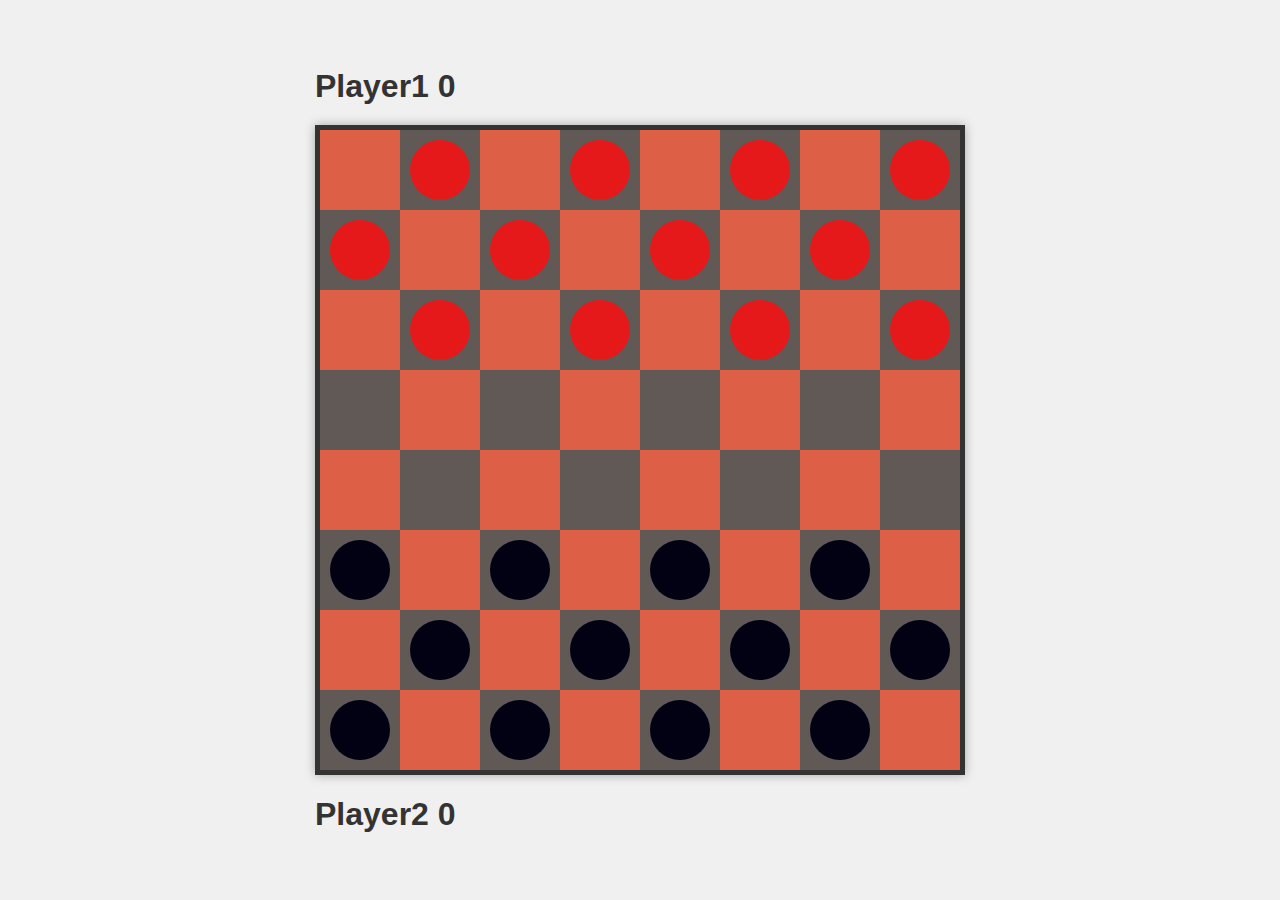
<file: checkers/src/main/webapp/game_display.html>
<!DOCTYPE html>
<html lang="en">
<head>
  <meta charset="UTF-8" />
  <meta name="viewport" content="width=device-width, initial-scale=1.0"/>
  <title>Interactive Checkers (Large View)</title>
  <style>
    body 
    {
      display: flex;
      justify-content: center;
      align-items: center;
      height: 100vh;
      background-color: #f0f0f0;
      margin: 0;
    }

    .board 
    {
      display: grid;
      grid-template-columns: repeat(8, 80px);
      grid-template-rows: repeat(8, 80px);
      border: 5px solid #333;
      box-shadow: 0 0 10px rgba(0, 0, 0, 0.3);
    }

    .container {
      display: flex;
      flex-direction: column;
      align-items: center - 20;
    }

    .playerdata {
      margin-bottom: 20px;
      font-family: Arial, sans-serif;
      font-size: 2em;
      color: #333;
    }
    .cell 
    {
      width: 80px;
      height: 80px;
      position: relative;
    }

    .light 
    {
      background-color: #dd5f45;
    }

    .dark 
    {
      background-color: #615956;
    }

    .piece 
    {
      width: 60px;
      height: 60px;
      border-radius: 50%;
      position: absolute;
      top: 10px;
      left: 10px;
      cursor: pointer;
      transition: transform 0.2s ease;
    }

    .red 
    {
      background-color: rgb(229, 25, 25);
    }

    .faded
    {
      background-color: rgb(180, 168, 168);
    }

    .blue 
    {
      background-color: rgb(1, 1, 19);
    }

    .selected 
    {
      outline: 4px solid yellow;
      transform: scale(1.1);
    }

    /* King styling - crown symbol */
    .king::after {
      content: "♛";
      position: absolute;
      top: 50%;
      left: 50%;
      transform: translate(-50%, -50%);
      font-size: 30px;
      color: gold;
      text-shadow: 0 0 3px black;
    }
  </style>
</head>
<body>
  <div class="container">
  <h1 class="playerdata"><span id = "player1username">Player1 </span><span id="player1elo">0</span></h1>

  <div class="board" id="board"></div>
  <h1 class="playerdata"><span id = "player2username">Player2 </span><span id="player2elo">0</span></h1>
  <script>
    const board = document.getElementById("board");

    function getPlayerdata(player1name, player2name, player1value, player2value, isplayer1bot, isplayer2bot){
      document.getElementbyId("player1username").textContent = player1name;
      document.getElementbyId("player2username").textContent = player2name;
      document.getElementbyId("player1elo").textContent = isplayer1bot ? "BOT" : player1value;
      document.getElementById("player2elo").textContent = isplayer2bot ? "BOT" : player2value;
    }

    let selectedPiece = null;

    function createBoard() 
    {
      for (let row = 0; row < 8; row++) 
      {
        for (let col = 0; col < 8; col++)
        {
          const cell = document.createElement("div");
          cell.classList.add("cell");
          cell.dataset.row = row;
          cell.dataset.col = col;

          const isDark = (row + col) % 2 !== 0;
          cell.classList.add(isDark ? "dark" : "light");

          // Add pieces on dark squares
          if (isDark) 
          {
            if (row < 3) {
              const piece = createPiece("red");
              cell.appendChild(piece);
            } else if (row > 4) {
              const piece = createPiece("blue");
              cell.appendChild(piece);
            }
          }

          cell.addEventListener("click", () => {
            if (selectedPiece && cell.childNodes.length === 0 && cell.classList.contains("dark")) {
              // Move the piece
              cell.appendChild(selectedPiece);
              selectedPiece.classList.remove("selected");
              
              // Check if the piece reached the opposite end to become a king
              const newRow = parseInt(cell.dataset.row);
              const pieceColor = selectedPiece.classList.contains("red") ? "red" : "blue";
              
              // Red pieces become kings at row 7 (bottom), blue at row 0 (top)
              if ((pieceColor === "red" && newRow === 7) || (pieceColor === "blue" && newRow === 0)) {
                selectedPiece.classList.add("king");
              }
              
              selectedPiece = null;
            }
          });

          board.appendChild(cell);
        }
      }
    }

    function createPiece(color) 
    {
      const piece = document.createElement("div");
      piece.classList.add("piece", color);

      piece.addEventListener("click", (e) => {
        e.stopPropagation(); // prevent cell click
        if (selectedPiece) {
          selectedPiece.classList.remove("selected");
        }

        if (selectedPiece === piece) {
          selectedPiece = null;
        } else {
          selectedPiece = piece;
          piece.classList.add("selected");
        }
      });

      return piece;
    }

    createBoard();
  </script>
</body>
</html>
</file>
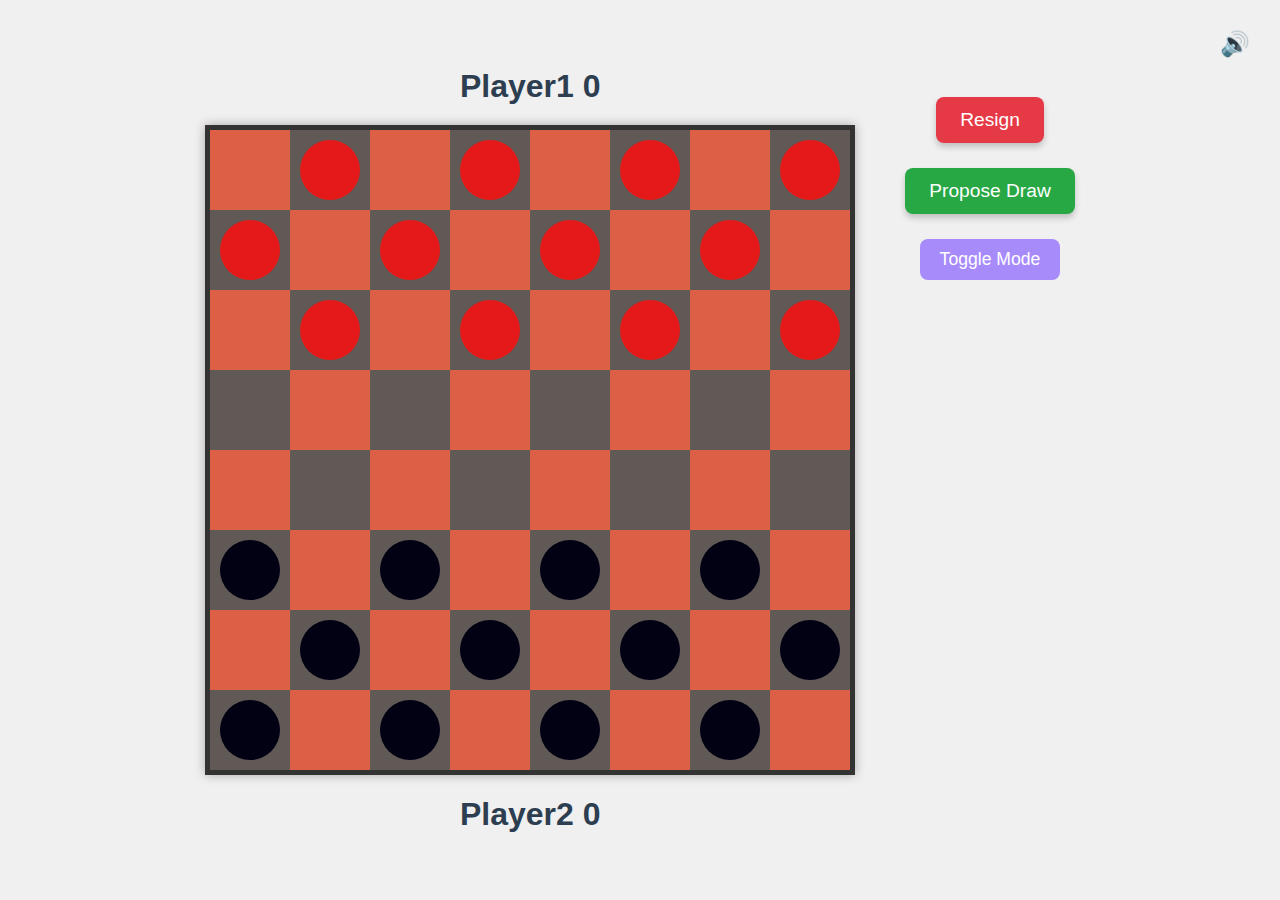
<file: checkers/src/main/webapp/Gamedisplay/game_display.html>
<!DOCTYPE html>
<html lang="en">
<head>
  <meta charset="UTF-8" />
  <meta name="viewport" content="width=device-width, initial-scale=1.0"/>
  <title>Interactive Checkers (Large View)</title>
  <style>
    body 
    {
      display: flex;
      justify-content: center;
      align-items: center;
      height: 100vh;
      background-color: #f0f0f0;
      margin: 0;
    }

    .board 
    {
      display: grid;
      grid-template-columns: repeat(8, 80px);
      grid-template-rows: repeat(8, 80px);
      border: 5px solid #333;
      box-shadow: 0 0 10px rgba(0, 0, 0, 0.3);
    }

    .displaybox {
      display: flex;
      background: #ffffff;
      padding: auto;
      border: 4px solid rgb(48, 46, 46);
      z-index: 100;
      width: 400px;
      position: relative;
      bottom: 507px;
      height: 200px;
    }

.displaytext {
      margin: auto;
      font-family: Arial, sans-serif;
      font-size: 2em;
      color: #333;
    }

    .container {
      display: flex;
      flex-direction: column;
      align-items: center - 20;
    }

    .playerdata {
      margin-bottom: 20px;
      font-family: Arial, sans-serif;
      font-size: 2em;
      color: #333;
    }
    .cell 
    {
      width: 80px;
      height: 80px;
      position: relative;
    }

    .light 
    {
      background-color: #dd5f45;
    }

    .dark 
    {
      background-color: #615956;
    }

    .piece 
    {
      width: 60px;
      height: 60px;
      border-radius: 50%;
      position: absolute;
      top: 10px;
      left: 10px;
      cursor: pointer;
      transition: transform 0.2s ease;
    }

    .red 
    {
      background-color: rgb(229, 25, 25);
    }

    .faded
    {
      background-color: rgb(180, 168, 168);
    }

    .blue 
    {
      background-color: rgb(1, 1, 19);
    }

    .selected 
    {
      outline: 4px solid yellow;
      transform: scale(1.1);
    }

    /* King styling - crown symbol */
    .king::after {
      content: "♛";
      position: absolute;
      top: 50%;
      left: 50%;
      transform: translate(-50%, -50%);
      font-size: 30px;
      color: gold;
      text-shadow: 0 0 3px black;
    }
    .resign-button {
      background-color: #e63946; /* Red */
      color: white;
      font-size: 1.2em;
      padding: 12px 24px;
      border: none;
      border-radius: 8px;
      margin-top: 20px;
      cursor: pointer;
      transition: background-color 0.2s ease;
      box-shadow: 0 4px 6px rgba(0, 0, 0, 0.2);
    }

    .resign-button:hover {
      background-color: #c62828;
    }
    .draw-button {
      background-color: #28a745;
      color: white;
      font-size: 1.2em;
      padding: 12px 24px;
      border: none;
      border-radius: 8px;
      margin-top: 10px;
      cursor: pointer;
      box-shadow: 0 4px 6px rgba(0, 0, 0, 0.2);
      transition: background-color 0.2s ease;
    }

    .draw-button:hover {
      background-color: #218838;
    }
    .sound-control {
      position: absolute;
      top: 20px;
      right: 20px;
      background: none;
      border: none;
      font-size: 24px;
      cursor: pointer;
      color: #333;
      padding: 10px;
      border-radius: 50%;
      transition: background-color 0.2s;
    }

    .sound-control:hover {
      background-color: rgba(0, 0, 0, 0.1);
    }

    .sound-control:focus {
      outline: none;
    }

    button:focus {
      outline: 3px solid #0077cc;
      outline-offset: 2px;
    }

    .piece:hover {
      transform: scale(1.1);
      box-shadow: 0 0 8px rgba(0, 0, 0, 0.3);
    }

    .draw-button:disabled {
      background-color: #ccc;
      cursor: not-allowed;
      color: #666;
    }

    .last-move {
      box-shadow: 0 0 10px 4px gold;
    }

    .dark-theme {
      background-color: #121212;
      color: white;
    }

    .dark-theme .playerdata {
      color: #f0f0f0;
    }

    .playerdata {
      color: #2c3e50; /* keeping it for light mode */
    }

    .dark-theme .board {
      border-color: #ccc;
      box-shadow: none;
    }

    .theme-toggle-button {
      background-color: #a78bfa;
      color: white;
      font-size: 1.1em;
      padding: 10px 20px;
      border: none;
      border-radius: 8px;
      margin-top: 10px;
      cursor: pointer;
      transition: background-color 0.2s ease;
    }

    .theme-toggle-button:hover {
      background-color: #8b5cf6;
    }

    .game-wrapper {
      display: flex;
      justify-content: center;
      align-items: flex-start;
      gap: 50px;
      padding: 30px;
    }

    .left-column {
      display: flex;
      flex-direction: column;
      align-items: center;
      }

    .right-column {
      display: flex;
      flex-direction: column;
      align-items: center;
      gap: 15px;
      padding-top: 30px;
    }

  </style>
</head>

<body>
<div class="game-wrapper">
  <div class="left-column">
    <h1 class="playerdata"><span id = "player1username">Player1 </span><span id="player1elo">0</span></h1>
    <div class="board" id="board"></div>
    <h1 class="playerdata"><span id ="player2username">Player2 </span><span id="player2elo">0</span></h1>
    <!-- commented out temporarily, box currently displays over the board.
    <div class="displaybox">
      <h1 class="displaytext"><span id="endgamestate">Win/Loss/Draw</span></h1>
    </div>
    -->
  </div>

  <div class="right-column">
    <button id="soundToggle" class="sound-control" title="Toggle Sound">🔊</button>

    <button id="resignBtn" class="resign-button">Resign</button>
    <button id="drawBtn" class="draw-button">Propose Draw</button>
    <button id="toggleTheme" class="theme-toggle-button">Toggle Mode</button>
    <div id="drawNotification" style="display:none; margin-top: 10px; font-weight: bold; color: #0077cc;"></div>
    <div id="drawTimer" style="display:none; font-size: 1.2em; margin-top: 5px;"></div>
    <button id="acceptDrawBtn" class="draw-button" style="display: none;">Accept Draw</button>
  </div>

  <script>
    //websockets, i'm assuming the port is 9080
    let socket;
    
    function connectToServer() {
      socket = new WebSocket('ws://localhost:9080');
      
      socket.onopen = function(event) {
        console.log('Connection established with server');
      };
      
      socket.onmessage = function(event) {
        const response = JSON.parse(event.data);
        
        if (response.valid) {
          executeValidMove();
        } else {
          cancelMove();
        }
      };
      
      socket.onerror = function(error) {
        console.error('WebSocket error:', error);
      };
      
      socket.onclose = function(event) {
        console.log('Connection closed with server');
      };
    }
    
    //when the page loads, a connection will be attempted
    window.addEventListener('load', connectToServer);
    
    // Sound Manager Implementation
    const soundManager = {
      enabled: true,
      sounds: {
        move: new Audio('../assets/sounds/piece_placed.mp3'),
        king: new Audio('../assets/sounds/player1_move.mp3'),
        capture: new Audio('../assets/sounds/piece_jumped.mp3'),
        gameStart: new Audio('../assets/sounds/player2_move.mp3'),
        gameWin: new Audio('../assets/sounds/game_won_v2.mp3'),
        gameLoss: new Audio('../assets/sounds/game_lost_v2.mp3'),
        gameDraw: new Audio('../assets/sounds/declare_draw_v2.mp3'),
        resign: new Audio('../assets/sounds/player_resigns.mp3')
      },
      
      init: function() {
        // Preload sounds
        Object.values(this.sounds).forEach(sound => {
          sound.load();
          sound.volume = 0.5; // Set volume to 50%
        });
        
        // Play game start sound when page loads
        window.addEventListener('load', () => {
          this.playSound('gameStart');
        });
        
        // Set up sound toggle button
        const soundToggle = document.getElementById('soundToggle');
        soundToggle.addEventListener('click', () => {
          this.enabled = !this.enabled;
          soundToggle.textContent = this.enabled ? '🔊' : '🔈';
        });
      },
      
      playSound: function(soundName) {
        if (this.enabled && this.sounds[soundName]) {
          this.sounds[soundName].currentTime = 0;
          this.sounds[soundName].play().catch(err => console.warn('Error playing sound:', err));
        }
      }
    };
    
    // Initialize sound manager
    soundManager.init();

    const board = document.getElementById("board");
    let currentBoardState;
    let pendingMoveData = null;

    function getPlayerdata(player1name, player2name, player1value, player2value, isplayer1bot, isplayer2bot){
      document.getElementById("player1username").textContent = player1name;
      document.getElementById("player2username").textContent = player2name;
      document.getElementById("player1elo").textContent = isplayer1bot ? "BOT" : player1value;
      document.getElementById("player2elo").textContent = isplayer2bot ? "BOT" : player2value;
    }

    
    function displayPlayerTurn(color, turnCheck) 
    {
        while (Boolean(1)) 
        {
        if (Boolean (turnCheck)) {
          document.getElementById("player1username").style.color = color;
          document.getElementbyId("player1elo").style.color = color;
        }
        else {
          document.getElementById("player2username").style.color = color;
          document.getElementById("player2elo").style.color = color;
        }
      }
    }

    function displayEndState(endOfGameState) {
      if (endOfGameState == 0) {
        document.getElementById("endgamestate").textContent = "Draw";

      }
      if (endOfGameState == 1) {
        document.getElementById("endgamestate").textContent = "Loss";
      }
      if (endOfGameState == 2) {
        document.getElementById("endgamestate").textContent = "Win";
      }
    }


    let selectedPiece = null;

    //2d board array to pass through page manager
    function getBoardStateAsCharArray() {
      const boardState = Array(8).fill().map(() => Array(8).fill(' '));
      
      for (let row = 0; row < 8; row++) {
        for (let col = 0; col < 8; col++) {
          const cell = document.querySelector(`[data-row="${row}"][data-col="${col}"]`);
          if (cell && cell.firstChild) {
            const piece = cell.firstChild;
            const isRed = piece.classList.contains('red');
            const isKing = piece.classList.contains('king');
            
            // 'o' for player 1 (red), 'x' for player 2 (blue)
            if (isRed) {
              boardState[row][col] = isKing ? 'O' : 'o';
            } else {
              boardState[row][col] = isKing ? 'X' : 'x';
            }
          }
        }
      }
      
      return boardState;
    }

    function createBoard() 
    {
      for (let row = 0; row < 8; row++) 
      {
        for (let col = 0; col < 8; col++)
        {
          const cell = document.createElement("div");
          cell.classList.add("cell");
          cell.dataset.row = row;
          cell.dataset.col = col;

          const isDark = (row + col) % 2 !== 0;
          cell.classList.add(isDark ? "dark" : "light");

          // Add pieces on dark squares
          if (isDark) 
          {
            if (row < 3) {
              const piece = createPiece("red");
              cell.appendChild(piece);
            } else if (row > 4) {
              const piece = createPiece("blue");
              cell.appendChild(piece);
            }
          }

          cell.addEventListener("click", () => {
            if (selectedPiece && cell.childNodes.length === 0 && cell.classList.contains("dark")) {
              const oldRow = parseInt(selectedPiece.parentNode.dataset.row);
              const oldCol = parseInt(selectedPiece.parentNode.dataset.col);
              const newRow = parseInt(cell.dataset.row);
              const newCol = parseInt(cell.dataset.col);
              
              //current board state
              const boardState = getBoardStateAsCharArray();
              
              //this is the move data that gets passed into page manager
              pendingMoveData = {
                oldRow: oldRow,
                oldCol: oldCol,
                newRow: newRow,
                newCol: newCol,
              };
              
              //send move data to page manager
              if (socket && socket.readyState === WebSocket.OPEN) {
                socket.send(JSON.stringify({
                  type: 'validateMove',
                  board: boardState,
                  from: { row: oldRow, col: oldCol },
                  to: { row: newRow, col: newCol }
                }));
              } else {
                console.error('WebSocket is not connected');
                cancelMove();
              }
            }
          });

          board.appendChild(cell);
        }
      }
      
      //store the initial board state, incase if the sent data is not valid
      currentBoardState = getBoardStateAsCharArray();
    }

    function executeValidMove() {
      if (!pendingMoveData) return;
      
      const {oldRow, oldCol, newRow, newCol} = pendingMoveData;

      //need to find source and target cells using pendingmove coordinates
      const sourceCell = document.querySelector(`[data-row="${oldRow}"][data-col="${oldCol}"]`);
      const targetCell = document.querySelector(`[data-row="${newRow}"][data-col="${newCol}"]`);
            
      // Check if this is a capture move
      const isCapture = Math.abs(newRow - oldRow) === 2 && Math.abs(newCol - oldCol) === 2;
      
      if (isCapture) {
        const capturedRow = (oldRow + newRow) / 2;
        const capturedCol = (oldCol + newCol) / 2;
        const capturedCell = document.querySelector(`[data-row="${capturedRow}"][data-col="${capturedCol}"]`);
        
        if (capturedCell && capturedCell.firstChild) {
          capturedCell.removeChild(capturedCell.firstChild);
          // Play capture sound
          soundManager.playSound('capture');
        }
      }

      // Move the piece
      targetCell.appendChild(selectedPiece);
      // Highlight the piece temporarily
      selectedPiece.classList.add("last-move");
      setTimeout(() => {
        selectedPiece.classList.remove("last-move");
      }, 2000);

      selectedPiece.classList.remove("selected");
      
      // Play move sound if not a capture
      if (!isCapture) {
        soundManager.playSound('move');
      }
      
      // Check if the piece reached the opposite end to become a king
      const pieceColor = selectedPiece.classList.contains("red") ? "red" : "blue";
      
      // Red pieces become kings at row 7 (bottom), blue at row 0 (top)
      if ((pieceColor === "red" && newRow === 7) || (pieceColor === "blue" && newRow === 0)) {
        selectedPiece.classList.add("king");
        // Play king sound
        soundManager.playSound('king');
      }
      
      currentBoardState = getBoardStateAsCharArray();
      
      // reset selectedPiece and pendingMoveData
      selectedPiece = null;
      pendingMoveData = null;
    }

    //if a move is invalid, cancel it
    function cancelMove() {
      if (selectedPiece) {
        selectedPiece.classList.remove("selected");
        selectedPiece = null;
      }
      pendingMoveData = null;
    }

    function createPiece(color) 
    {
      const piece = document.createElement("div");
      piece.classList.add("piece", color);

      piece.addEventListener("click", (e) => {
        e.stopPropagation(); // prevent cell click
        if (selectedPiece) {
          selectedPiece.classList.remove("selected");
        }

        if (selectedPiece === piece) {
          selectedPiece = null;
        } else {
          selectedPiece = piece;
          piece.classList.add("selected");
        }
      });

      return piece;
    }

    createBoard();

    // Resign button with sound
    document.getElementById("resignBtn").addEventListener("click", () => {
      const confirmResign = confirm("Are you sure you want to resign?");
      if (confirmResign) {
        soundManager.playSound('resign');
        alert("You have resigned from the game.");
        location.reload(); // Restart the game
      }
    });
    
    // Draw button with sound
    document.getElementById("drawBtn").addEventListener("click", () => {
      const confirmProposal = confirm("Are you sure you want to propose a draw?");
      if (confirmProposal) { 
        document.getElementById("drawNotification").style.display = "block";
        document.getElementById("drawNotification").textContent = "Draw proposed! Waiting for opponent to accept...";

        const acceptBtn = document.getElementById("acceptDrawBtn");
        const timerDisplay = document.getElementById("drawTimer");

        acceptBtn.style.display = "inline-block";
        acceptBtn.disabled = false;
        timerDisplay.style.display = "block";

        let timeLeft = 10;
        timerDisplay.textContent = `Time left to accept: ${timeLeft}s`;

        const countdown = setInterval(() => {
          timeLeft--;
          timerDisplay.textContent = `Time left to accept: ${timeLeft}s`;

          if (timeLeft <= 0) {
            clearInterval(countdown);
            timerDisplay.textContent = "Draw offer expired.";
            acceptBtn.disabled = true;
          }
        }, 1000);
      }
    });
    
    // Accept draw button
    document.getElementById("acceptDrawBtn").addEventListener("click", () => {
      const confirmAccept = confirm("Are you sure you want to accept the draw?");
      if (confirmAccept) {
      soundManager.playSound('gameDraw');
      alert("Draw accepted! The game is a draw.");
      location.reload();
      }
    });

    document.getElementById("toggleTheme").addEventListener("click", () => {
      document.body.classList.toggle("dark-theme");
    });

  </script>
</body>
</html>
</file>
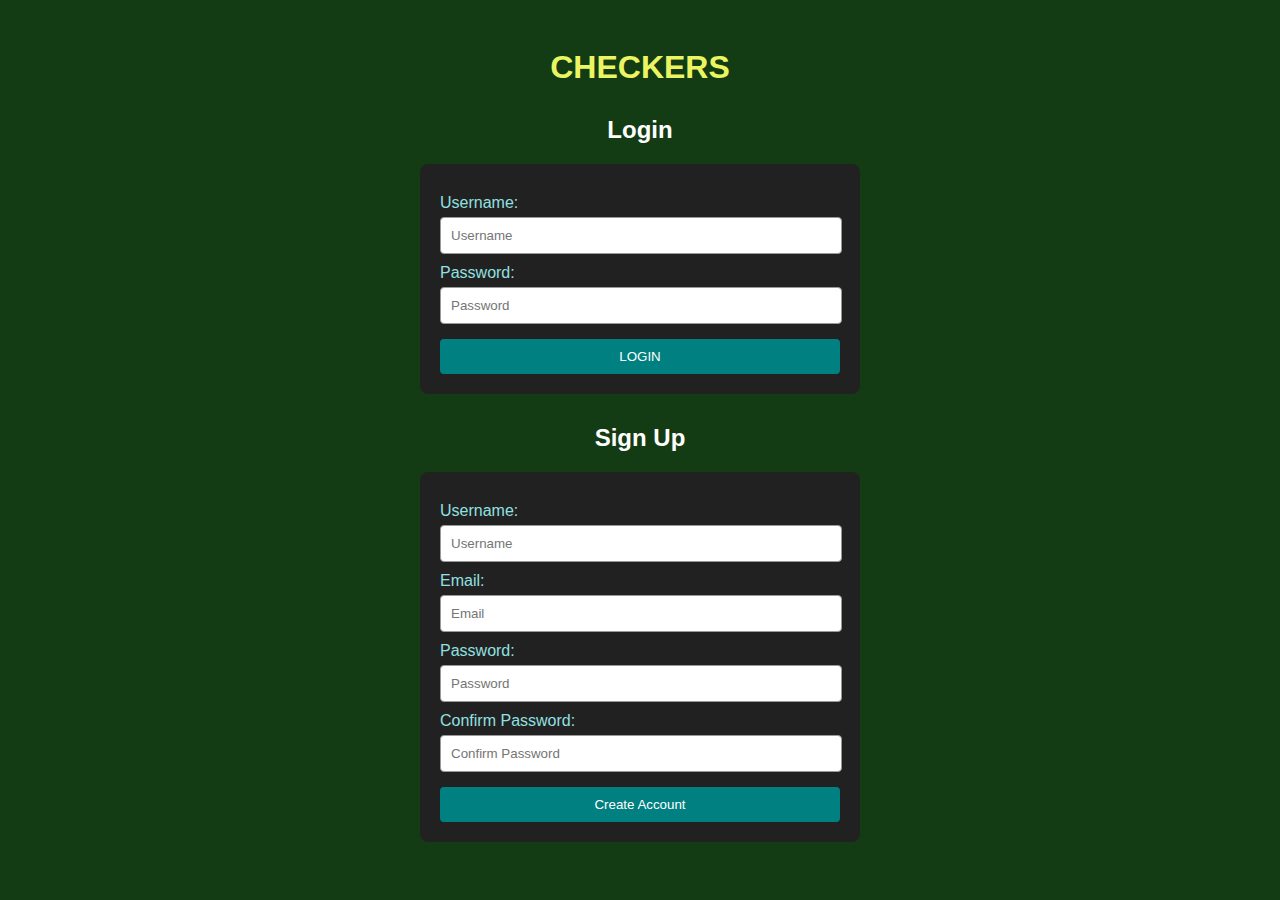
<file: checkers/src/main/webapp/login/lg.html>
<!DOCTYPE html>
<html lang="en">
  <head>
    
    <title>Create New User / Login</title>
    
    <style>

      body {
        font-family: Verdana, sans-serif;
        background-color: rgb(20, 60, 20);
        color: white;
        text-align: center;
        padding: 20px;
      }
     
      h1 
      {
        color: rgb(235, 245, 98);
        margin-bottom: 20px;
      }
    

      h2 {
        color: white;
        margin-top: 30px;
      }
    
      .form-section {
        background: #222121;
        padding: 20px;
        border-radius: 8px;
        width: 400px;
        margin: 20px auto;
      }
    
      label {
        display: block;
        margin-top: 10px;
        text-align: left;
        color: rgb(145, 224, 224);
      }
    
      input {
        padding: 10px;
        width: 95%;
        margin-top: 5px;
        border-radius: 4px;
        border: 1px solid #999;
      }
    
      input:focus {
        border: 1px solid rgb(30, 30, 225);
      }
    
      button {
        margin-top: 15px;
        padding: 10px;
        width: 100%;
        background-color: teal;
        color: white;
        border: none;
        border-radius: 4px;
      }
    
      button:hover {
        background-color: darkcyan;
      }
    
      .error {
        color: red;
        font-size: 12px;
        text-align: left;
      }
    </style>
       <!--import module from validation.js-->
        <script type="module">
          //connection to backend server on port 9180
          const socket= new WebSocket("ws://"+window.location.hostname+":9180");
          
          import {inputValidator} from './validation.js';

          //Signup
          window.validateSignup= function() 
            //Parse Each Element
            {
              inputValidator.clearErrors();
              const username = document.getElementById("signupUsername").value;
              const email = document.getElementById("signupEmail").value;
              const password = document.getElementById("signupPassword").value;
              const confirmPassword = document.getElementById("signupConfirmPassword").value;
            
              let valid = true;

              const usernameError= inputValidator.validateUsername(username);
              const passwordError= inputValidator.validatePassword(password);
              const emailError= inputValidator.validateEmail(email);

              if (usernameError){
                inputValidator.displayError("signupUsernameError", usernameError);
                valid=false;
              }

              if(passwordError){
                inputValidator.displayError("signupPasswordError", passwordError);
                valid=false;
              }

              if(emailError){
                inputValidator.displayError("signupEmailError", emailError);
                valid=false;
              }

              if (password!= confirmPassword){
                inputValidator.displayError("signupConfirmPasswordError", "Passwords do not match.");
                valid=false;
              }
              
              //Sending info to page manager/database
              if (valid) {
                const signupMessage= {
                  eventType: "login",
                  username,
                  password,
                  email,
                };
                socket.send(JSON.stringify(signupMessage));
                  }
            };

          //Login
          window.validateLogin=function()
            {
                inputValidator.clearErrors();
                const username = document.getElementById("loginUsername").value;
                const password = document.getElementById("loginPassword").value;

                let valid = true;

                const usernameError = inputValidator.validateUsername(username);

                if (usernameError)
                {
                  inputValidator.displayError("loginUsernameError", usernameError);
                  valid = false;
                }

                if (!password)
                {
                  inputValidator.displayError("loginPasswordError", "Password cannot be empty.");
                  valid = false;
                }

                if (valid) {
                const signupMessage= {
                  eventType: "login",
                  username,
                  password,
                };
                socket.send(JSON.stringify(signupMessage));
                  }
                
            }
        </script>
  </head>

  <!--form section-->
  <body>
    <h1 style="text-align: center;">CHECKERS</h1>
    <h2>Login</h2>

    <div class="form-section">
        <label>Username:</label>
        <input required type="text" name="loginUsername" id="loginUsername" placeholder="Username">
        <div class="error" id="loginUsernameError"></div>

        <label>Password:</label>
        <input required type="password" name="loginPassword" id="loginPassword" placeholder="Password">
        <div class="error" id="loginPasswordError"></div>

        <button onclick="validateLogin()"> LOGIN</button>
    </div>
  

    <h2>Sign Up</h2>

    <div class="form-section">
      <label>Username:</label>
      <input type="text" id="signupUsername" placeholder="Username" />
        <div class="error" id="signupUsernameError"></div>

      <label>Email:</label>
            <input type="email" id="signupEmail" placeholder="Email" />
            <div class="error" id="signupEmailError"></div>

      <label>Password:</label>
      <input type="password" id="signupPassword" placeholder="Password" />
        <div class="error" id="signupPasswordError"></div>

      <label>Confirm Password:</label>
      <input type="password" id="signupConfirmPassword" placeholder="Confirm Password" />
        <div class="error" id="signupConfirmPasswordError"></div>

      <button onclick="validateSignup()">Create Account</button>
    </div>

  </body>

  
</html>
</file>
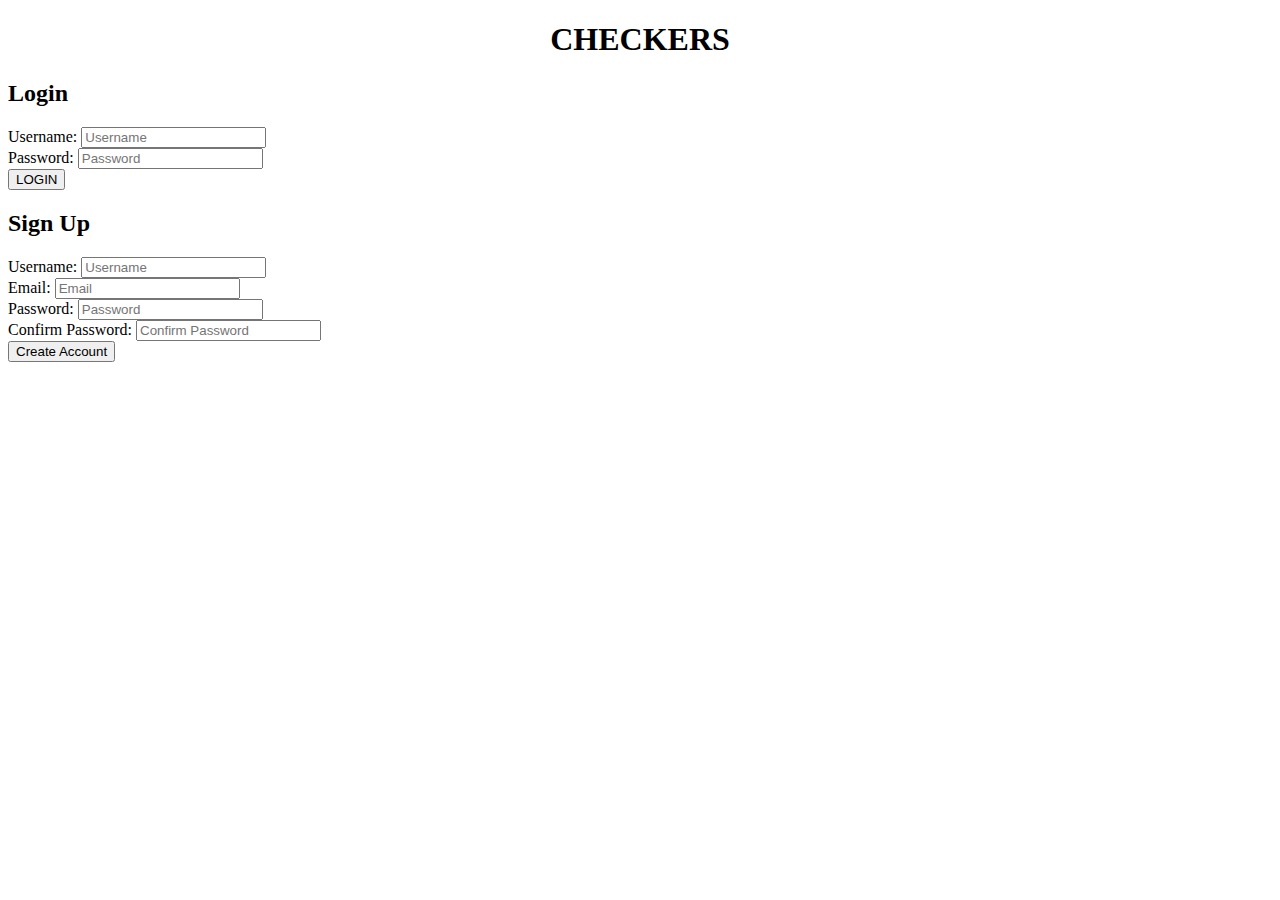
<file: checkers/src/main/webapp/login/login.html>
<!DOCTYPE html>
<html lang="en">
  <head>
    
    <title>Create New User / Login</title>
    <!--import module from validation.js-->
        <script type="module">
          //connection to backend server on port 9180
          const socket= new Websocket("ws://"+window.location.hostname+".9180");
          
          import {inputValidator} from './validation.js';

          //Signup
          window.validateSignup= function() 
            //Parse Each Element
            {
              inputValidator.clearErrors();
              const username = document.getElementById("signupUsername").value;
              const email = document.getElementById("signupEmail").value;
              const password = document.getElementById("signupPassword").value;
              const confirmPassword = document.getElementById("signupConfirmPassword").value;
            
              let valid = true;

              const usernameError= inputValidator.validateUsername(username);
              const passwordError= inputValidator.validatePassword(password);
              const emailError= inputValidator.validateEmail(email);

              if (usernameError){
                inputValidator.displayError("signupUsernameError", usernameError);
                valid=false;
              }

              if(passwordError){
                inputValidator.displayError("signupPasswordError", passwordError);
                valid=false;
              }

              if(emailError){
                inputValidator.displayError("signupEmailError", emailError);
                valid=false;
              }

              if (password!= confirmPassword){
                inputValidator.displayError("signupConfirmPasswordError", "Passwords do not match.");
                valid=false;
              }
              
              //Sending info to page manager/database
              if (valid) {
                const signupMessage= {
                  eventType: "login",
                  username,
                  password,
                  email,
                };
                socket.send(JSON.stringify(signupMessage));
                  }
            };

          //Login
          window.validateLogin=function()
            {
                inputValidator.clearErrors();
                const username = document.getElementById("loginUsername").value;
                const password = document.getElementById("loginPassword").value;

                let valid = true;

                const usernameError = inputValidator.validateUsername(username);

                if (usernameError)
                {
                  inputValidator.displayError("loginUsernameError", usernameError);
                  valid = false;
                }

                if (!password)
                {
                  inputValidator.displayError("loginPasswordError", "Password cannot be empty.");
                  valid = false;
                }

                if (valid) {
                const signupMessage= {
                  eventType: "login",
                  username,
                  password,
                };
                socket.send(JSON.stringify(signupMessage));
                  }
                
            }
        </script>
  </head>

  <!--form section-->
  <body>
    <h1 style="text-align: center;">CHECKERS</h1>
    <h2>Login</h2>

    <div class="form-section">
        <label>Username:</label>
        <input required type="text" name="loginUsername" id="loginUsername" placeholder="Username">
        <div class="error" id="loginUsernameError"></div>

        <label>Password:</label>
        <input required type="password" name="loginPassword" id="loginPassword" placeholder="Password">
        <div class="error" id="loginPasswordError"></div>

        <button onclick="validateLogin()"> LOGIN</button>
    </div>
  

    <h2>Sign Up</h2>

    <div class="form-section">
      <label>Username:</label>
      <input type="text" id="signupUsername" placeholder="Username" />
        <div class="error" id="signupUsernameError"></div>

      <label>Email:</label>
            <input type="email" id="signupEmail" placeholder="Email" />
            <div class="error" id="signupEmailError"></div>

      <label>Password:</label>
      <input type="password" id="signupPassword" placeholder="Password" />
        <div class="error" id="signupPasswordError"></div>

      <label>Confirm Password:</label>
      <input type="password" id="signupConfirmPassword" placeholder="Confirm Password" />
        <div class="error" id="signupConfirmPasswordError"></div>

      <button onclick="validateSignup()">Create Account</button>
    </div>

  </body>

  
</html>
</file>
